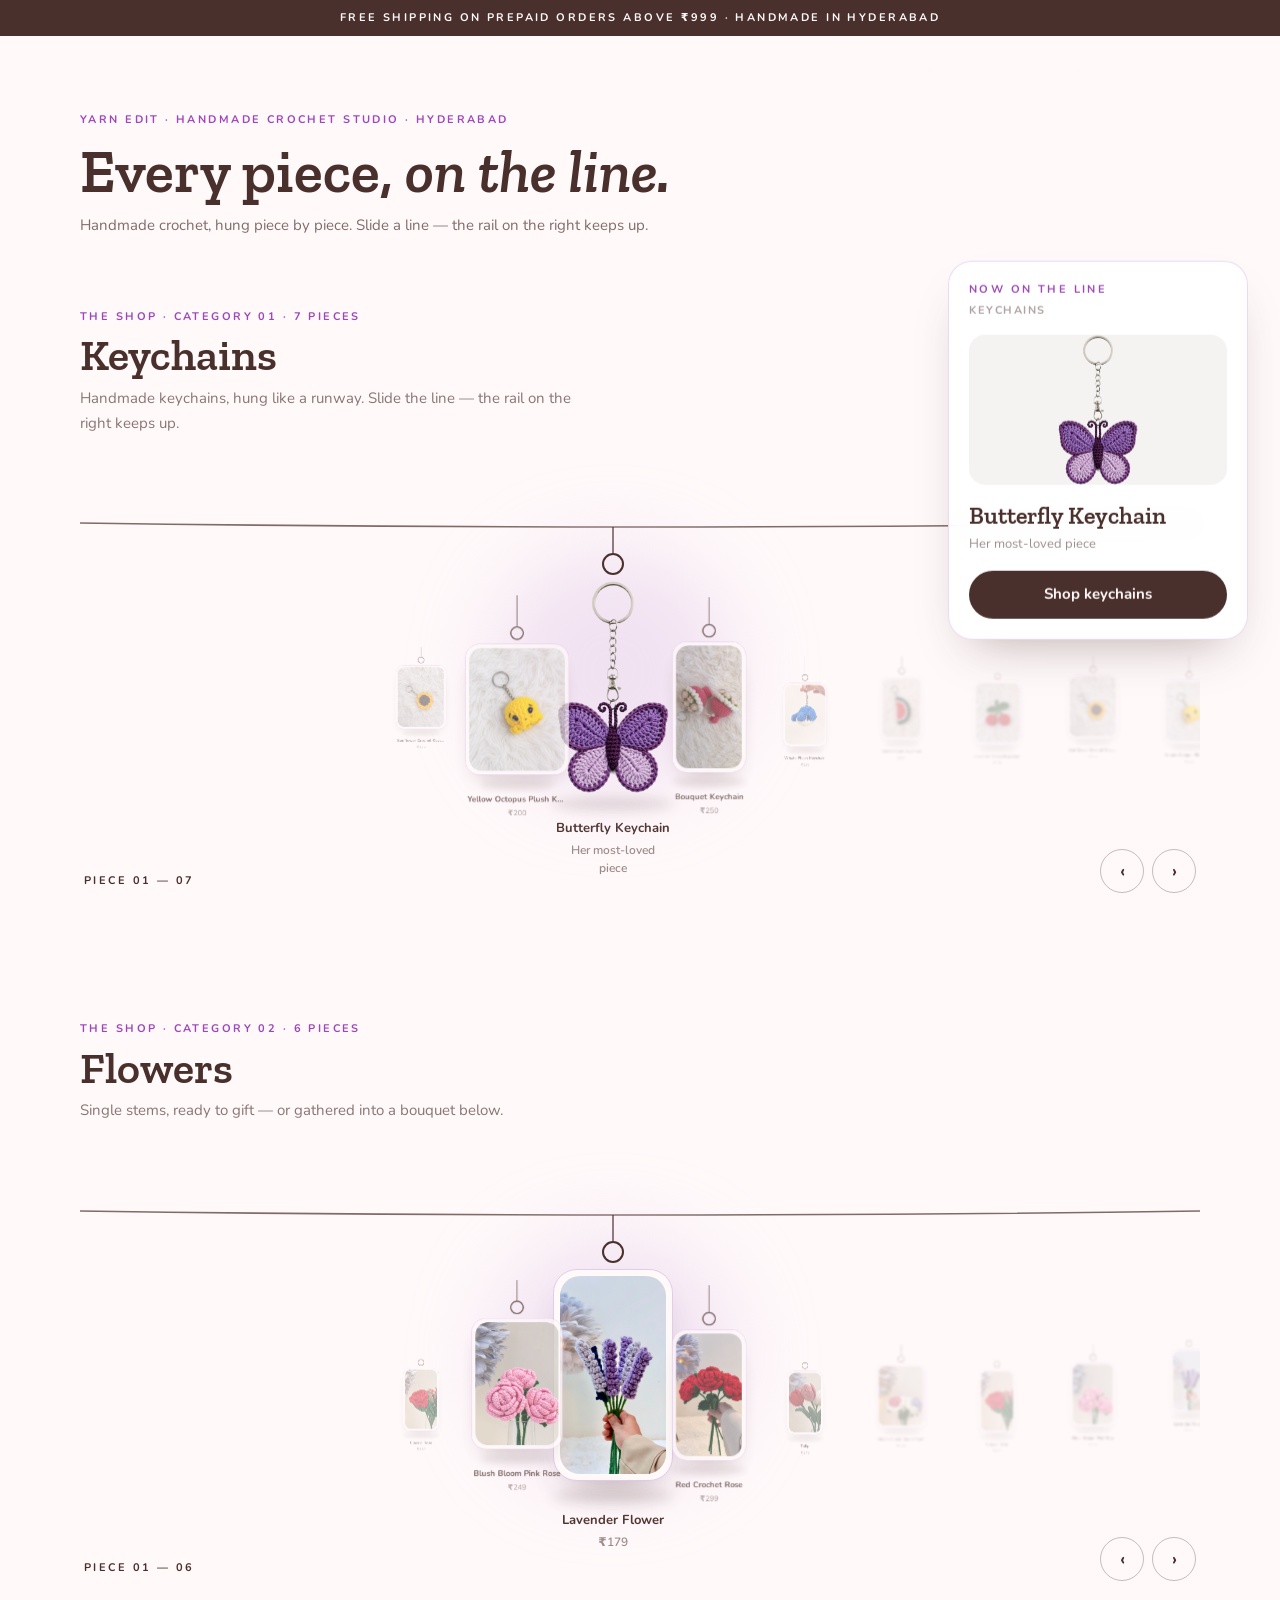
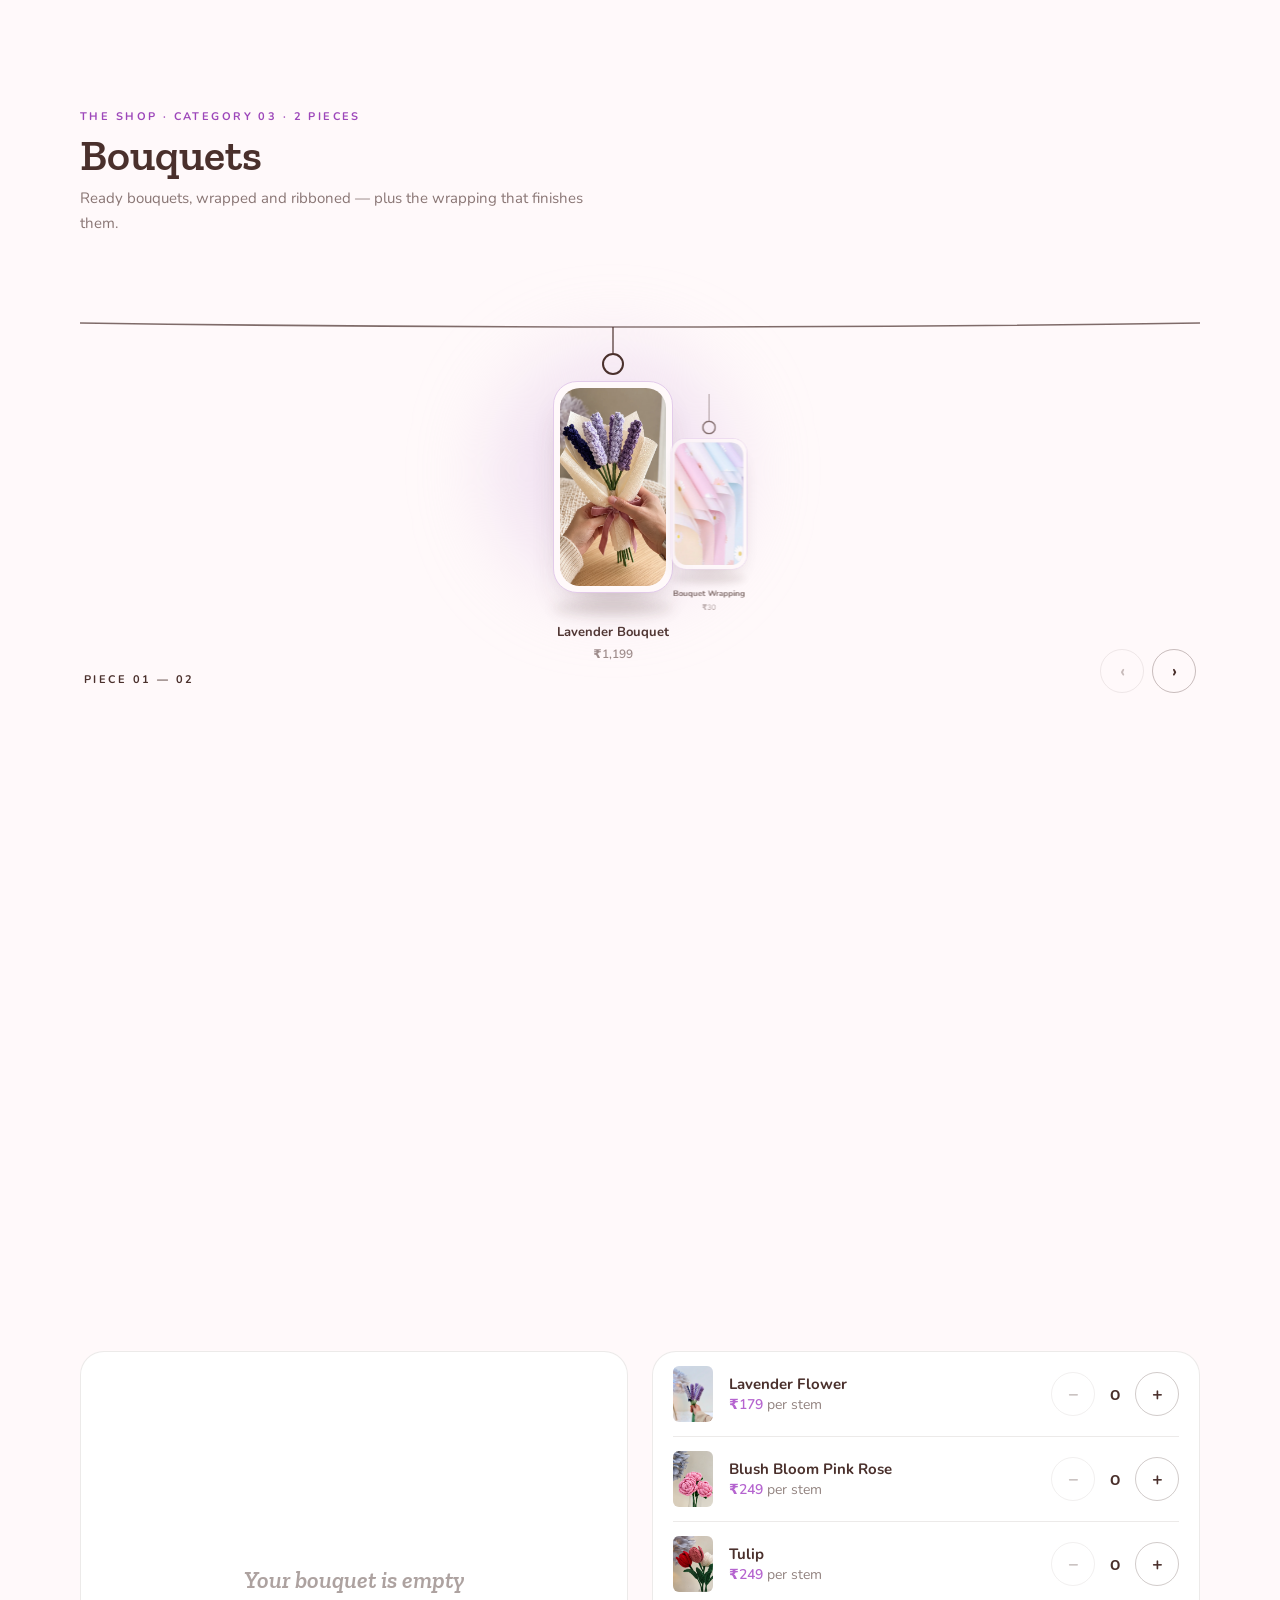
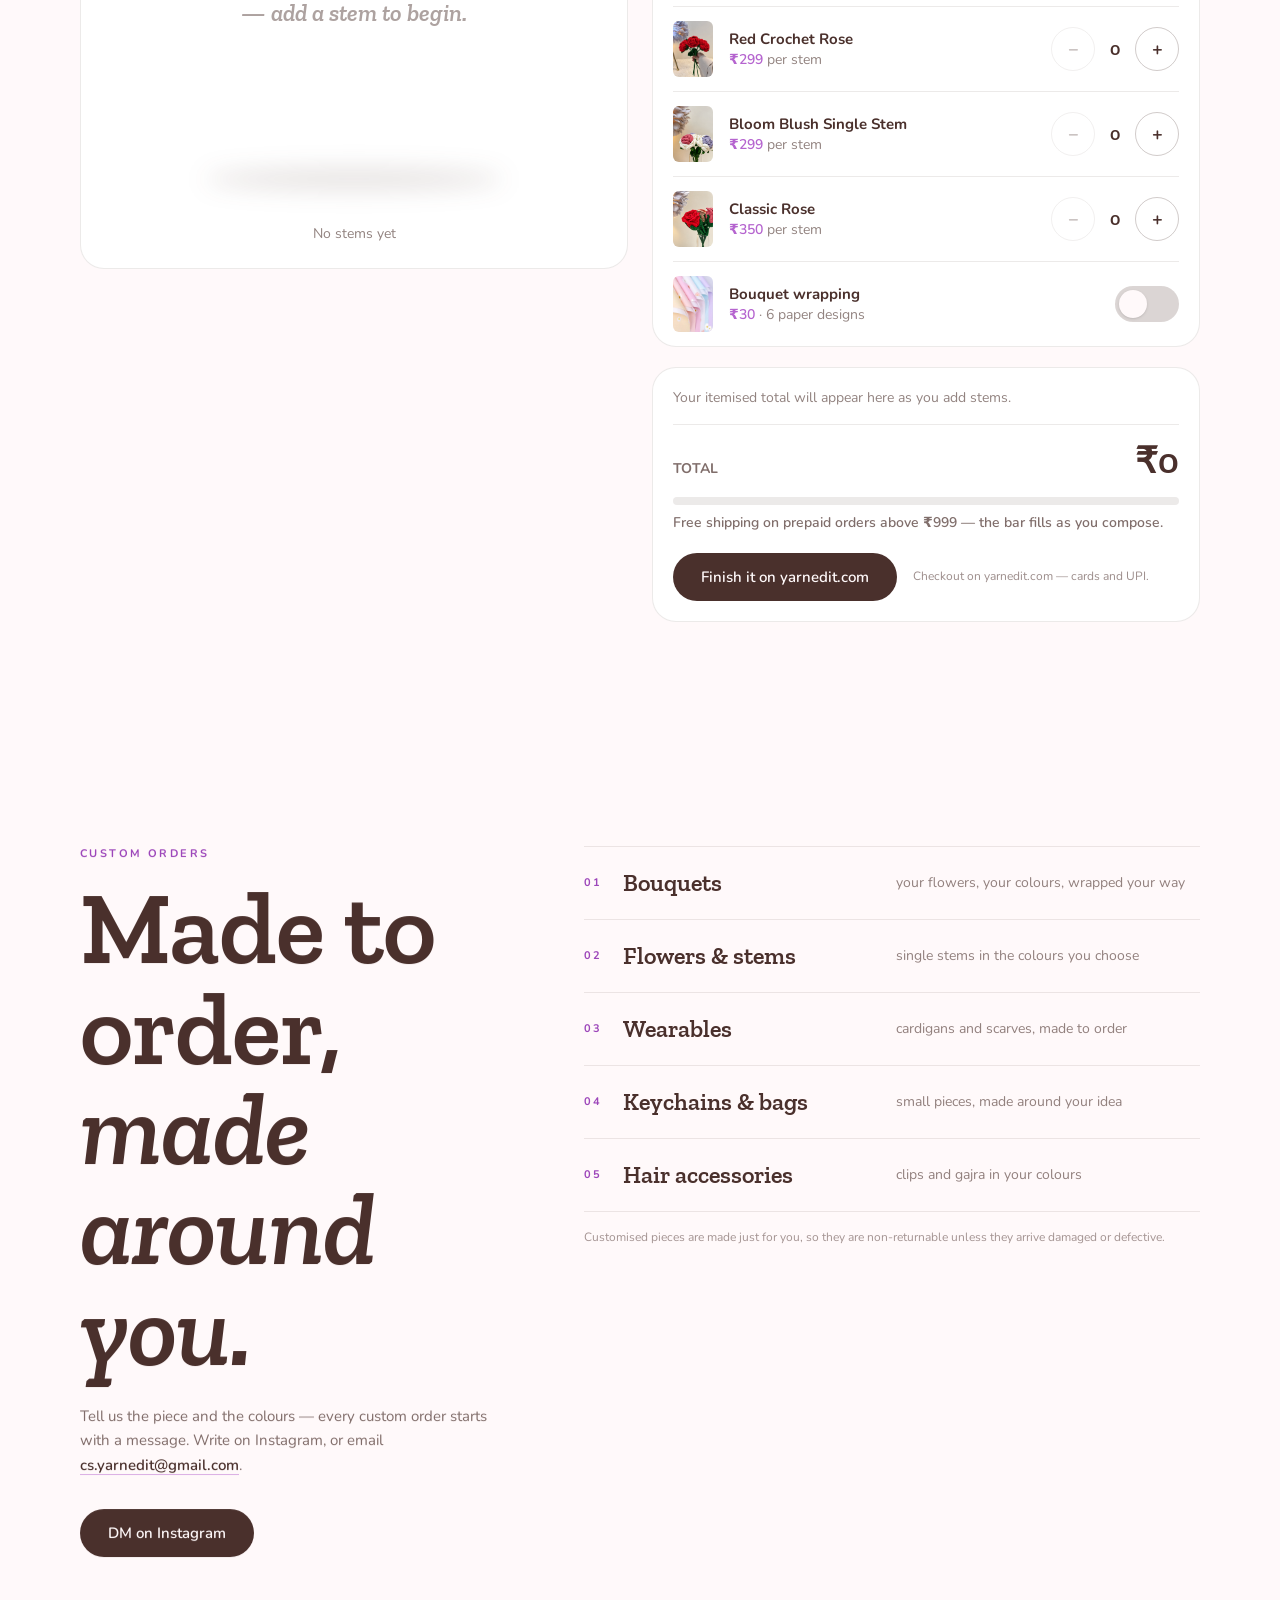
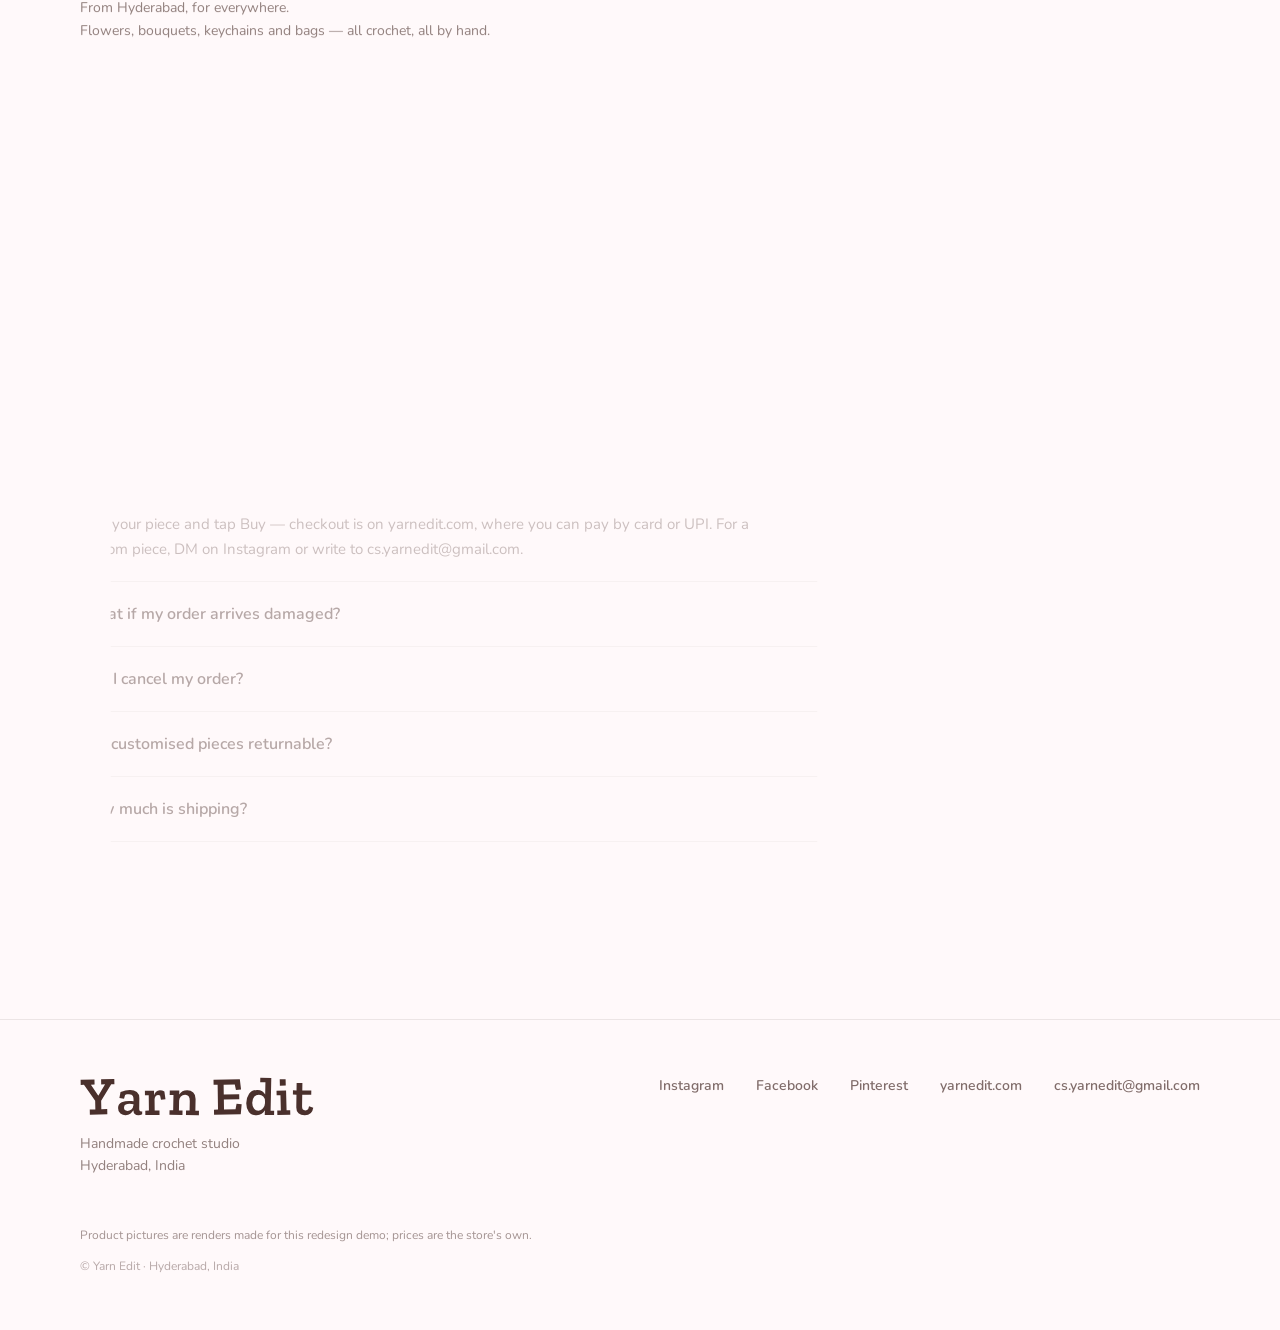
<file: index.html>
<!doctype html>
<html lang="en">
  <head>
    <meta charset="UTF-8" />
    <link rel="icon" type="image/png" href="favicon.png" />
    <meta name="viewport" content="width=device-width, initial-scale=1.0" />
    <meta
      name="description"
      content="Yarn Edit: handmade crochet studio from Hyderabad. Flowers and bouquets that never wilt, wearables, custom orders — every price up front, checkout on yarnedit.com."
    />
    <title>Yarn Edit · Handmade Crochet Studio</title>
    <script type="module" crossorigin src="/assets/index-EZCE_pSj.js"></script>
    <link rel="stylesheet" crossorigin href="/assets/index-dqt8Z9zb.css">
  </head>
  <body>
    <div id="root"></div>
  </body>
</html>
</file>
